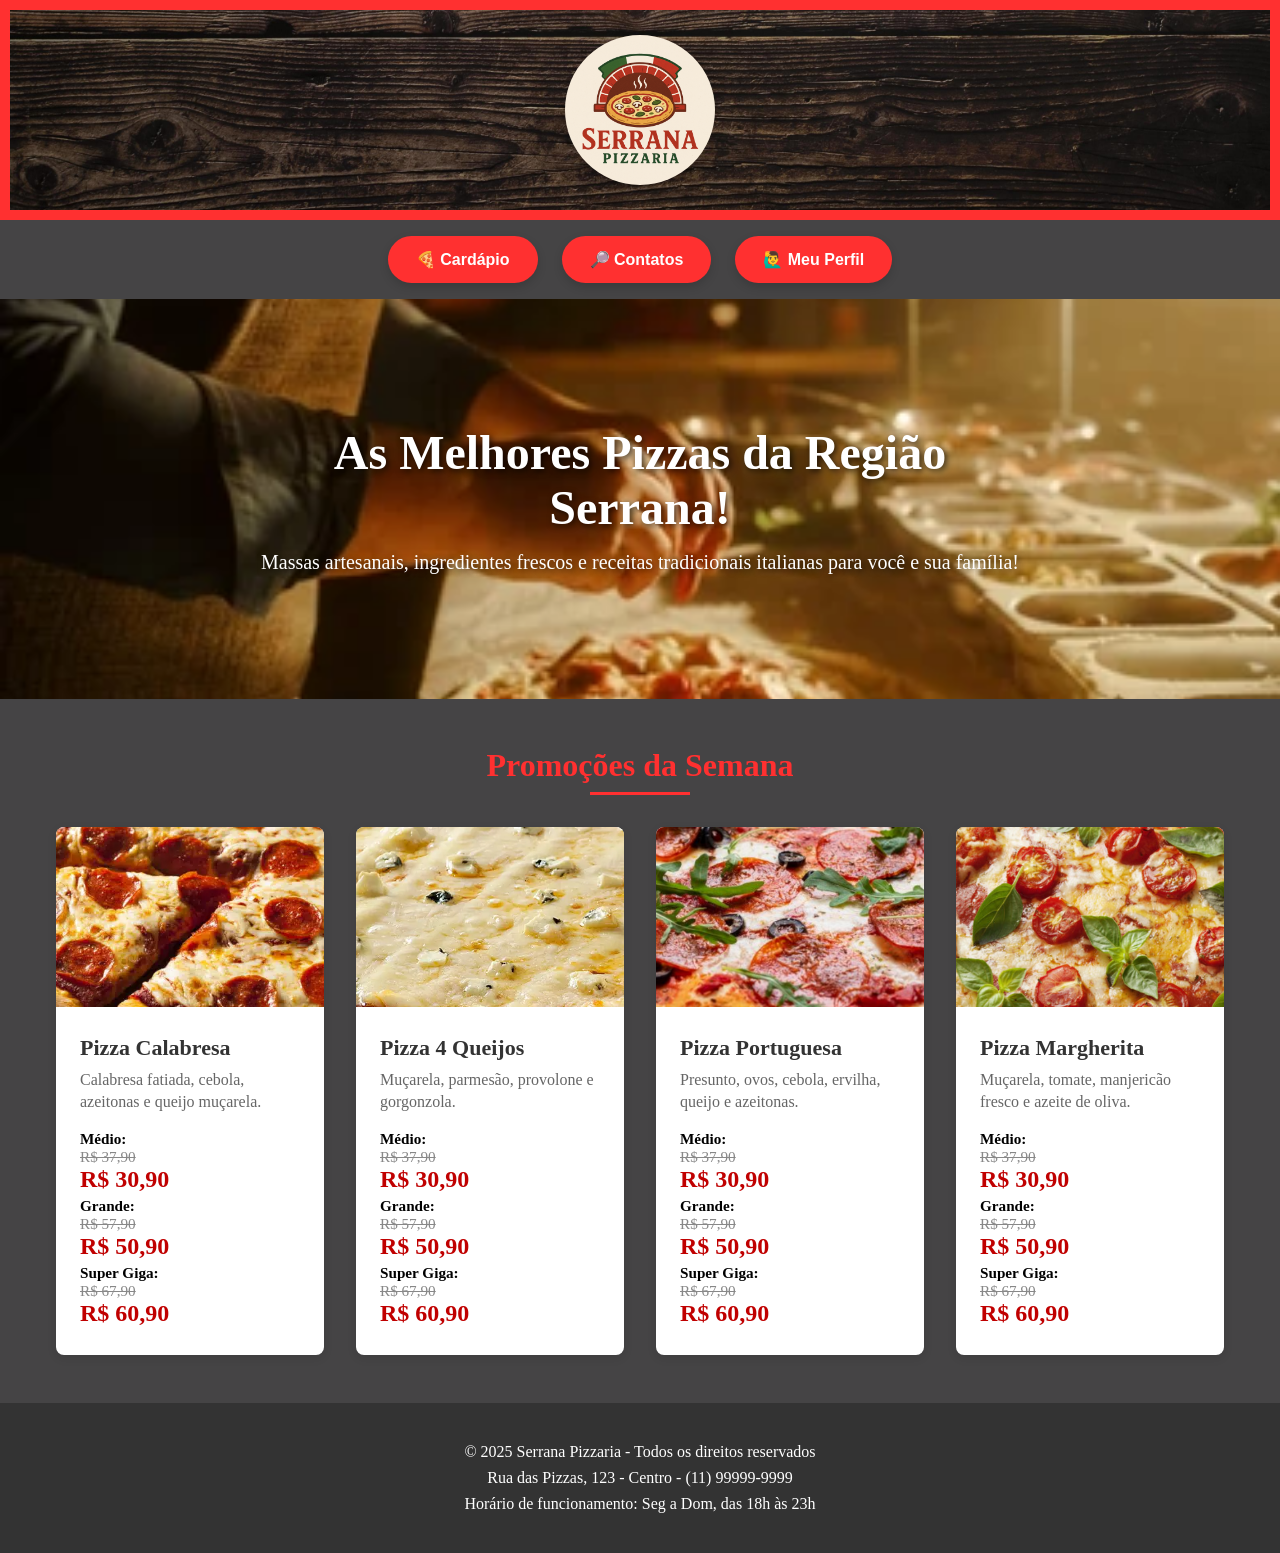
<file: index.html>
<!DOCTYPE html>
<html lang="pt-BR">
  <head>
    <meta charset="UTF-8" />
    <meta name="viewport" content="width=device-width, initial-scale=1.0" />
    <link rel="stylesheet" href="Home/style.css" />
    <link
      href="https://fonts.googleapis.com/css2?family=Bonheur+Royale&display=swap"
      rel="stylesheet"
    />
    <link
      rel="shortcut icon"
      href="images/logo com fundo.png"
      type="image/x-icon"
    />
    <title>Pizzaria Serrana</title>
  </head>
  <body>
    <header>
      <div class="header-banner">
        <div class="madeira-banner">
          <img id="logo" src="images/logo com fundo.png" alt="Logotipo" />
        </div>
      </div>
      <nav>
        <button
          class="nav-button"
          onclick="window.location.href='Cardápio/CardapioIndex.html'"
        >
          🍕 Cardápio
        </button>
        <button
          class="nav-button"
          onclick="window.location.href='contato/contato.html'"
        >
          🔎 Contatos
        </button>
        <button class="nav-button" onclick="acessarPerfil()">
          🙋‍♂️ Meu Perfil
        </button>
      </nav>
    </header>

    <div class="banner-carousel">
      <div class="banner-slide active">
        <img src="images/banner1.png" alt="Pizza 1" />
        <div class="banner-text">
          <h1>As Melhores Pizzas da Região Serrana!</h1>
          <p>
            Massas artesanais, ingredientes frescos e receitas tradicionais
            italianas para você e sua família!
          </p>
        </div>
      </div>
      <div class="banner-slide">
        <img src="images/banner2.png" alt="Pizza 2" />
        <div class="banner-text">
          <h1>Sabores que Encantam!</h1>
          <p>Experimente nossas pizzas exclusivas com receitas premiadas!</p>
        </div>
      </div>
      <div class="banner-slide">
        <img src="images/banner3.jpg" alt="Pizza 3" />
        <div class="banner-text">
          <h1>Peça Agora</h1>
          <p>Entrega rápida e quentinha na sua casa. Peça pelo site!</p>
        </div>
      </div>
    </div>

    <section class="promocoes">
      <h2 class="section-title">Promoções da Semana</h2>
      <div class="card-container">
        <div class="promo-card">
          <img
            src="images/pizza_calabresa.png"
            alt="Pizza Calabresa"
            class="card-img"
          />
          <div class="card-content">
            <h3 class="card-title">Pizza Calabresa</h3>
            <p class="card-desc">
              Calabresa fatiada, cebola, azeitonas e queijo muçarela.
            </p>
            <div class="price-table">
              <p>
                <strong>Médio:</strong><br />
                <del>R$ 37,90</del><br />
                <span class="promo-price">R$ 30,90</span>
              </p>
              <p>
                <strong>Grande:</strong><br />
                <del>R$ 57,90</del><br />
                <span class="promo-price">R$ 50,90</span>
              </p>
              <p>
                <strong>Super Giga:</strong><br />
                <del>R$ 67,90</del><br />
                <span class="promo-price">R$ 60,90</span>
              </p>
            </div>
          </div>
        </div>

        <div class="promo-card">
          <img
            src="images/pizza_quatroqueijos.png"
            alt="Pizza 4 Queijos"
            class="card-img"
          />
          <div class="card-content">
            <h3 class="card-title">Pizza 4 Queijos</h3>
            <p class="card-desc">Muçarela, parmesão, provolone e gorgonzola.</p>
            <div class="price-table">
              <p>
                <strong>Médio:</strong><br />
                <del>R$ 37,90</del><br />
                <span class="promo-price">R$ 30,90</span>
              </p>
              <p>
                <strong>Grande:</strong><br />
                <del>R$ 57,90</del><br />
                <span class="promo-price">R$ 50,90</span>
              </p>
              <p>
                <strong>Super Giga:</strong><br />
                <del>R$ 67,90</del><br />
                <span class="promo-price">R$ 60,90</span>
              </p>
            </div>
          </div>
        </div>

        <div class="promo-card">
          <img
            src="images/pizza_portuguesa.png"
            alt="Pizza Portuguesa"
            class="card-img"
          />
          <div class="card-content">
            <h3 class="card-title">Pizza Portuguesa</h3>
            <p class="card-desc">
              Presunto, ovos, cebola, ervilha, queijo e azeitonas.
            </p>
            <div class="price-table">
              <p>
                <strong>Médio:</strong><br />
                <del>R$ 37,90</del><br />
                <span class="promo-price">R$ 30,90</span>
              </p>
              <p>
                <strong>Grande:</strong><br />
                <del>R$ 57,90</del><br />
                <span class="promo-price">R$ 50,90</span>
              </p>
              <p>
                <strong>Super Giga:</strong><br />
                <del>R$ 67,90</del><br />
                <span class="promo-price">R$ 60,90</span>
              </p>
            </div>
          </div>
        </div>

        <div class="promo-card">
          <img
            src="images/pizza_marguerita.png"
            alt="Pizza Margherita"
            class="card-img"
          />
          <div class="card-content">
            <h3 class="card-title">Pizza Margherita</h3>
            <p class="card-desc">
              Muçarela, tomate, manjericão fresco e azeite de oliva.
            </p>
            <div class="price-table">
              <p>
                <strong>Médio:</strong><br />
                <del>R$ 37,90</del><br />
                <span class="promo-price">R$ 30,90</span>
              </p>
              <p>
                <strong>Grande:</strong><br />
                <del>R$ 57,90</del><br />
                <span class="promo-price">R$ 50,90</span>
              </p>
              <p>
                <strong>Super Giga:</strong><br />
                <del>R$ 67,90</del><br />
                <span class="promo-price">R$ 60,90</span>
              </p>
            </div>
          </div>
        </div>
      </div>
    </section>
    <footer class="footer">
      <p>© 2025 Serrana Pizzaria - Todos os direitos reservados</p>
      <p>Rua das Pizzas, 123 - Centro - (11) 99999-9999</p>
      <p>Horário de funcionamento: Seg a Dom, das 18h às 23h</p>
    </footer>
    <div vw class="enabled">
      <div vw-access-button class="active"></div>
      <div vw-plugin-wrapper>
        <div class="vw-plugin-top-wrapper"></div>
      </div>
    </div>
    <script src="https://vlibras.gov.br/app/vlibras-plugin.js"></script>
    <script>
      new window.VLibras.Widget("https://vlibras.gov.br/app");
    </script>
    <script src="Home/home.js"></script>
  </body>
</html>
</file>
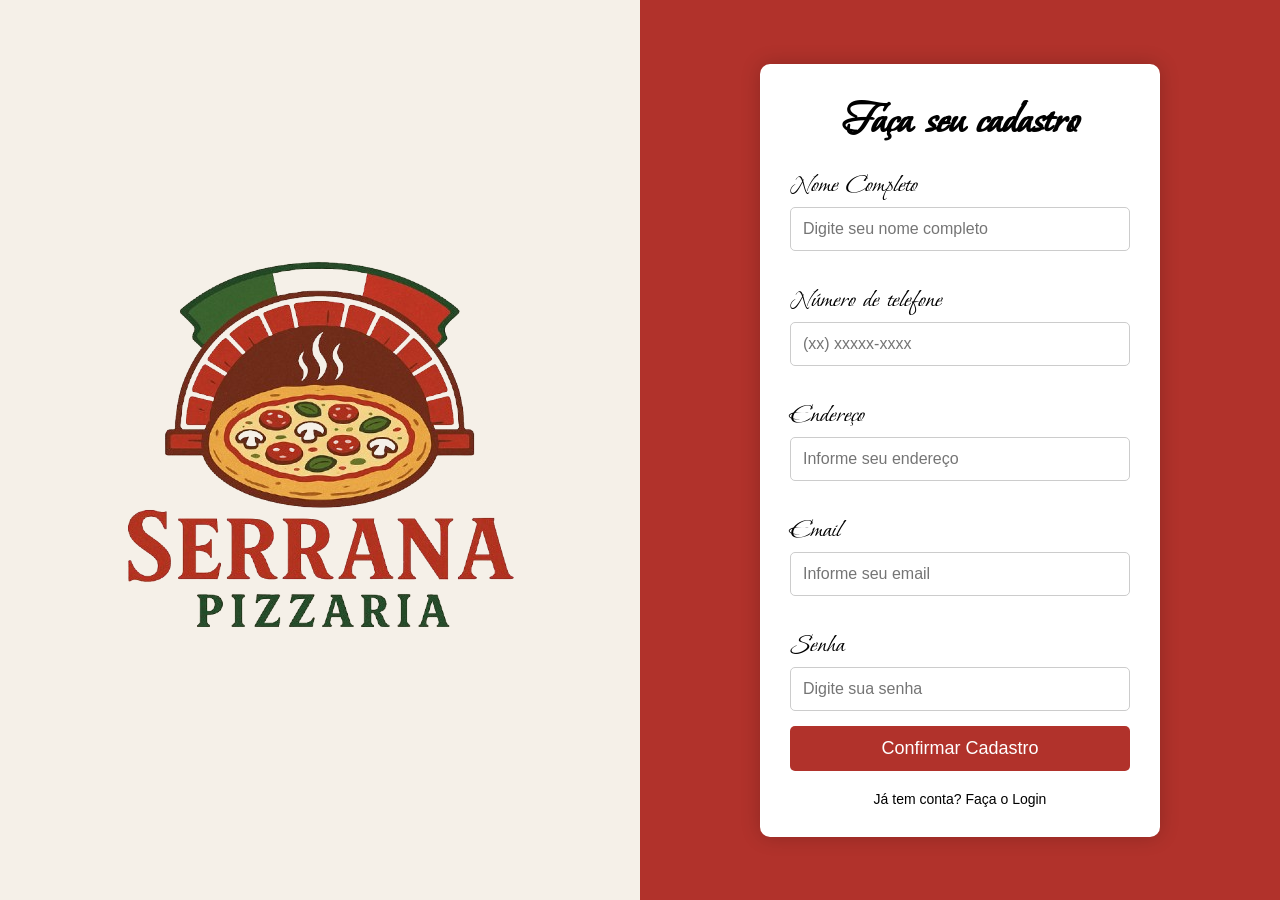
<file: cadastro/index.html>
<!DOCTYPE html>
<html lang="pt-BR">
  <head>
    <meta charset="UTF-8" />
    <meta name="viewport" content="width=device-width, initial-scale=1.0" />
    <link
      href="https://fonts.googleapis.com/css2?family=Bonheur+Royale&display=swap"
      rel="stylesheet"
    />
    <link
      rel="shortcut icon"
      href="../images/logo com fundo.png"
      type="image/x-icon"
    />
    <link rel="stylesheet" href="./style.css" />
    <title>Cadastro - Pizzaria Serrana</title>
  </head>
  <body>
    <div class="container">
      <div class="left">
        <img
          src="../images/logo sem fundo.png"
          alt="logo da pizzaria serrana"
        />
      </div>
      <div class="right">
        <div class="form-box">
          <h2>Faça seu cadastro</h2>
          <form onsubmit="cadastrar(event)">
            <label for="nomeUser">Nome Completo</label>
            <input
              type="text"
              id="nomeUser"
              name="nomeUser"
              placeholder="Digite seu nome completo"
              required
            />

            <label for="telefoneUser">Número de telefone</label>
            <input
              type="tel"
              id="telefoneUser"
              name="telefoneUser"
              placeholder="(xx) xxxxx-xxxx"
              required
            />

            <label for="enderecoUser">Endereço</label>
            <input
              type="text"
              id="enderecoUser"
              name="enderecoUser"
              placeholder="Informe seu endereço"
              required
            />

            <label for="emailUser">Email</label>
            <input
              type="email"
              id="emailUser"
              name="emailUser"
              placeholder="Informe seu email"
              required
            />

            <label for="passwordUser">Senha</label>
            <input
              type="password"
              id="passwordUser"
              name="passwordUser"
              placeholder="Digite sua senha"
              required
            />

            <button type="submit">Confirmar Cadastro</button>
            <a href="../login/index.html">Já tem conta? Faça o Login</a>
          </form>
        </div>
      </div>
    </div>
    <script src="script.js"></script>
    <!--Implementação de Libras (Recomendação do Monitor)-->
    <div vw class="enabled">
      <div vw-access-button class="active"></div>
      <div vw-plugin-wrapper>
        <div class="vw-plugin-top-wrapper"></div>
      </div>
    </div>
    <script src="https://vlibras.gov.br/app/vlibras-plugin.js"></script>
    <script>
      new window.VLibras.Widget("https://vlibras.gov.br/app");
    </script>
  </body>
</html>
</file>
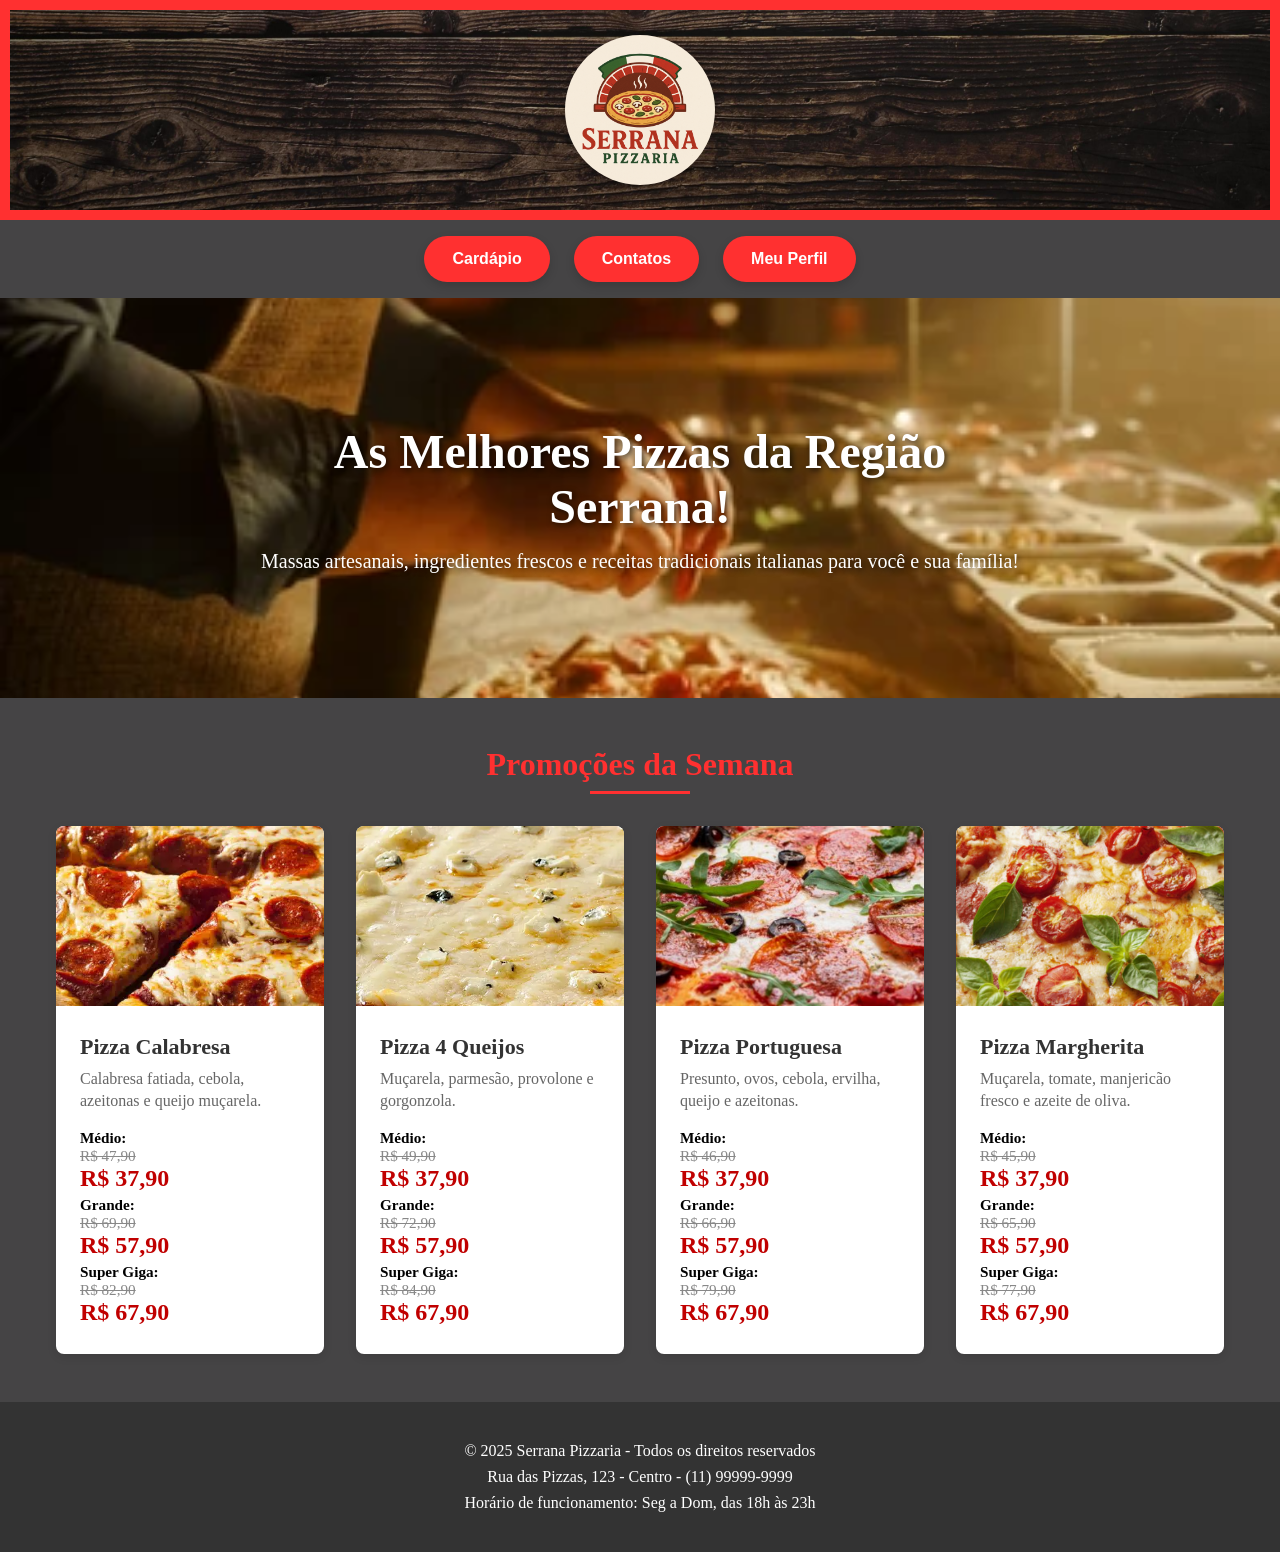
<file: Home/index.html>
<!DOCTYPE html>
<html lang="pt-BR">
  <head>
    <meta charset="UTF-8" />
    <meta name="viewport" content="width=device-width, initial-scale=1.0" />
    <link rel="stylesheet" href="style.css" />
    <link
      href="https://fonts.googleapis.com/css2?family=Bonheur+Royale&display=swap"
      rel="stylesheet"
    />
    <link rel="shortcut icon" href="../images/logo com fundo.png" type="image/x-icon">
    <title>Pizzaria Serrana</title>
  </head>
  <body>
    <header>
      <div class="header-banner">
        <div class="madeira-banner">
          <img id="logo" src="../images/logo com fundo.png" alt="Logotipo" />
        </div>
      </div>
      <nav>
        <button class="nav-button" onclick="window.location.href='../Cardápio/CardapioIndex.html'">Cardápio</button>
        <button class="nav-button" onclick="window.location.href='../contato/contato.html'">Contatos</button>
        <button class="nav-button" onclick="acessarPerfil()">Meu Perfil</button>
      </nav>
    </header>

    <div class="banner-carousel">
      <div class="banner-slide active">
        <img src="../images/banner1.png" alt="Pizza 1" />
        <div class="banner-text">
          <h1>As Melhores Pizzas da Região Serrana!</h1>
          <p>
            Massas artesanais, ingredientes frescos e receitas tradicionais
            italianas para você e sua família!
          </p>
        </div>
      </div>
      <div class="banner-slide">
        <img src="../images/banner2.png" alt="Pizza 2" />
        <div class="banner-text">
          <h1>Sabores que Encantam!</h1>
          <p>Experimente nossas pizzas exclusivas com receitas premiadas!</p>
        </div>
      </div>
      <div class="banner-slide">
        <img src="../images/banner3.jpg" alt="Pizza 3" />
        <div class="banner-text">
          <h1>Peça Agora</h1>
          <p>Entrega rápida e quentinha na sua casa. Peça pelo site!</p>
        </div>
      </div>
    </div>

    <section class="promocoes">
      <h2 class="section-title">Promoções da Semana</h2>
      <div class="card-container">
        <div class="promo-card">
          <img
            src="../images/pizza_calabresa.png"
            alt="Pizza Calabresa"
            class="card-img"
          />
          <div class="card-content">
            <h3 class="card-title">Pizza Calabresa</h3>
            <p class="card-desc">
              Calabresa fatiada, cebola, azeitonas e queijo muçarela.
            </p>
            <div class="price-table">
              <p>
                <strong>Médio:</strong><br />
                <del>R$ 47,90</del><br />
                <span class="promo-price">R$ 37,90</span>
              </p>
              <p>
                <strong>Grande:</strong><br />
                <del>R$ 69,90</del><br />
                <span class="promo-price">R$ 57,90</span>
              </p>
              <p>
                <strong>Super Giga:</strong><br />
                <del>R$ 82,90</del><br />
                <span class="promo-price">R$ 67,90</span>
              </p>
            </div>
          </div>
        </div>

        <div class="promo-card">
          <img
            src="../images/pizza_quatroqueijos.png"
            alt="Pizza 4 Queijos"
            class="card-img"
          />
          <div class="card-content">
            <h3 class="card-title">Pizza 4 Queijos</h3>
            <p class="card-desc">Muçarela, parmesão, provolone e gorgonzola.</p>
            <div class="price-table">
              <p>
                <strong>Médio:</strong><br />
                <del>R$ 49,90</del><br />
                <span class="promo-price">R$ 37,90</span>
              </p>
              <p>
                <strong>Grande:</strong><br />
                <del>R$ 72,90</del><br />
                <span class="promo-price">R$ 57,90</span>
              </p>
              <p>
                <strong>Super Giga:</strong><br />
                <del>R$ 84,90</del><br />
                <span class="promo-price">R$ 67,90</span>
              </p>
            </div>
          </div>
        </div>

        <div class="promo-card">
          <img
            src="../images/pizza_portuguesa.png"
            alt="Pizza Portuguesa"
            class="card-img"
          />
          <div class="card-content">
            <h3 class="card-title">Pizza Portuguesa</h3>
            <p class="card-desc">
              Presunto, ovos, cebola, ervilha, queijo e azeitonas.
            </p>
            <div class="price-table">
              <p>
                <strong>Médio:</strong><br />
                <del>R$ 46,90</del><br />
                <span class="promo-price">R$ 37,90</span>
              </p>
              <p>
                <strong>Grande:</strong><br />
                <del>R$ 66,90</del><br />
                <span class="promo-price">R$ 57,90</span>
              </p>
              <p>
                <strong>Super Giga:</strong><br />
                <del>R$ 79,90</del><br />
                <span class="promo-price">R$ 67,90</span>
              </p>
            </div>
          </div>
        </div>

        <div class="promo-card">
          <img
            src="../images/pizza_marguerita.png"
            alt="Pizza Margherita"
            class="card-img"
          />
          <div class="card-content">
            <h3 class="card-title">Pizza Margherita</h3>
            <p class="card-desc">
              Muçarela, tomate, manjericão fresco e azeite de oliva.
            </p>
            <div class="price-table">
              <p>
                <strong>Médio:</strong><br />
                <del>R$ 45,90</del><br />
                <span class="promo-price">R$ 37,90</span>
              </p>
              <p>
                <strong>Grande:</strong><br />
                <del>R$ 65,90</del><br />
                <span class="promo-price">R$ 57,90</span>
              </p>
              <p>
                <strong>Super Giga:</strong><br />
                <del>R$ 77,90</del><br />
                <span class="promo-price">R$ 67,90</span>
              </p>
            </div>
          </div>
        </div>
      </div>
    </section>
    <footer class="footer">
      <p>© 2025 Serrana Pizzaria - Todos os direitos reservados</p>
      <p>Rua das Pizzas, 123 - Centro - (11) 99999-9999</p>
      <p>Horário de funcionamento: Seg a Dom, das 18h às 23h</p>
    </footer>
    <script src="home.js"></script>
  </body>
</html>
</file>
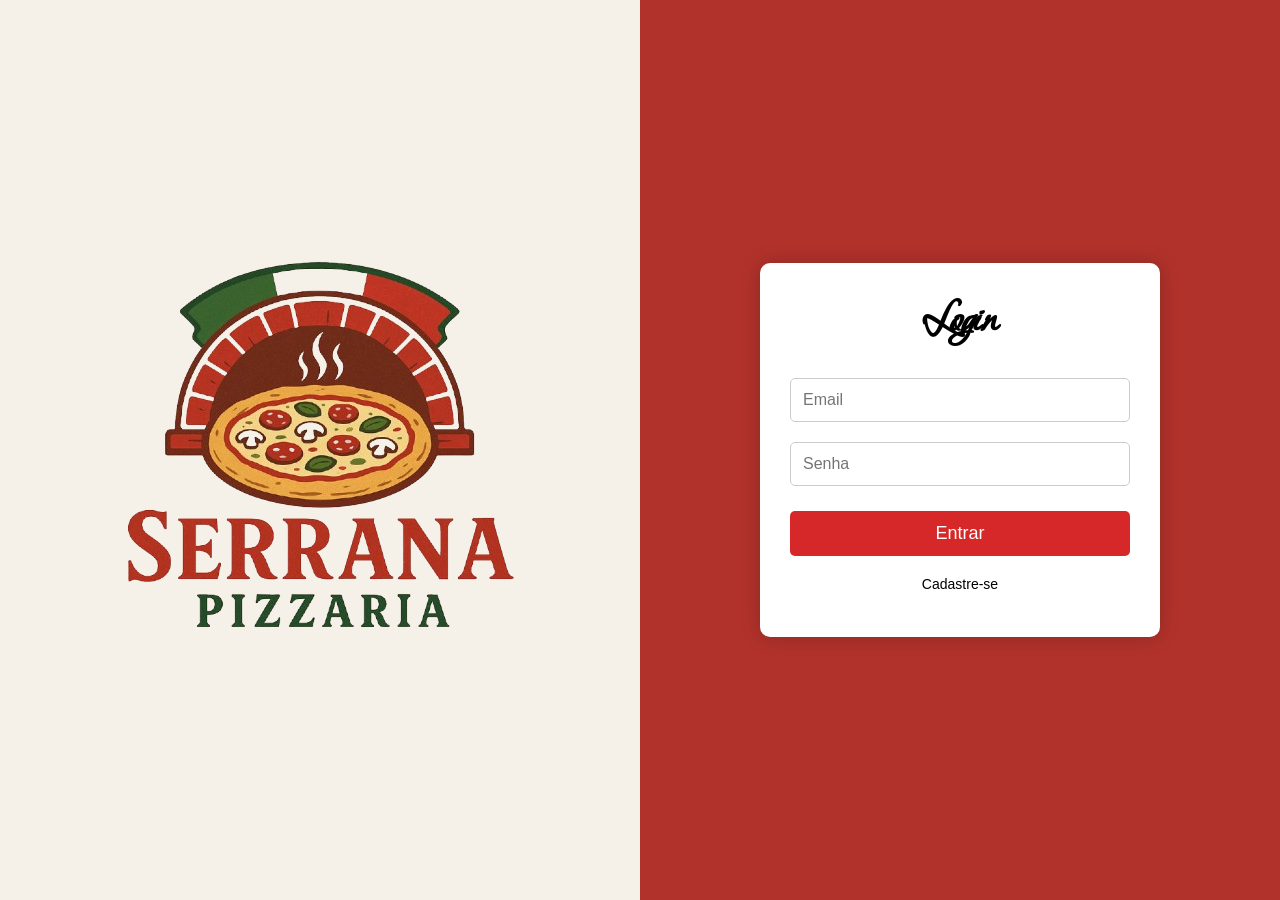
<file: login/index.html>
<!DOCTYPE html>
<html lang="pt-BR">
  <head>
    <meta charset="UTF-8" />
    <meta name="viewport" content="width=device-width, initial-scale=1.0" />
    <link
      href="https://fonts.googleapis.com/css2?family=Bonheur+Royale&display=swap"
      rel="stylesheet"
    />
    <link
      rel="shortcut icon"
      href="../images/logo com fundo.png"
      type="image/x-icon"
    />
    <link rel="stylesheet" href="./style.css" />
    <title>Login - Pizzaria Serrana</title>
  </head>
  <body>
    <div class="container">
      <div class="esquerda">
        <img
          src="../images/logo sem fundo.png"
          alt="logo da pizzaria serrana"
        />
      </div>
      <div class="direita">
        <div class="box">
          <h2>Login</h2>
          <form onsubmit="login(event)">
            <input
              type="text"
              id="emailUser"
              name="emailUser"
              placeholder="Email"
              required
            />
            <input
              type="password"
              id="passwordUser"
              name="passwordUser"
              placeholder="Senha"
              required
            />
            <button type="submit">Entrar</button>
            <a href="../cadastro/index.html">Cadastre-se</a>
            <div class="message" id="message"></div>
          </form>
        </div>
      </div>
    </div>

    <!--Implementação de Libras (Recomendação do Monitor)-->
    <div vw class="enabled">
      <div vw-access-button class="active"></div>
      <div vw-plugin-wrapper>
        <div class="vw-plugin-top-wrapper"></div>
      </div>
    </div>
    <script src="https://vlibras.gov.br/app/vlibras-plugin.js"></script>
    <script>
      new window.VLibras.Widget("https://vlibras.gov.br/app");
    </script>

    <script src="script.js"></script>
  </body>
</html>
</file>
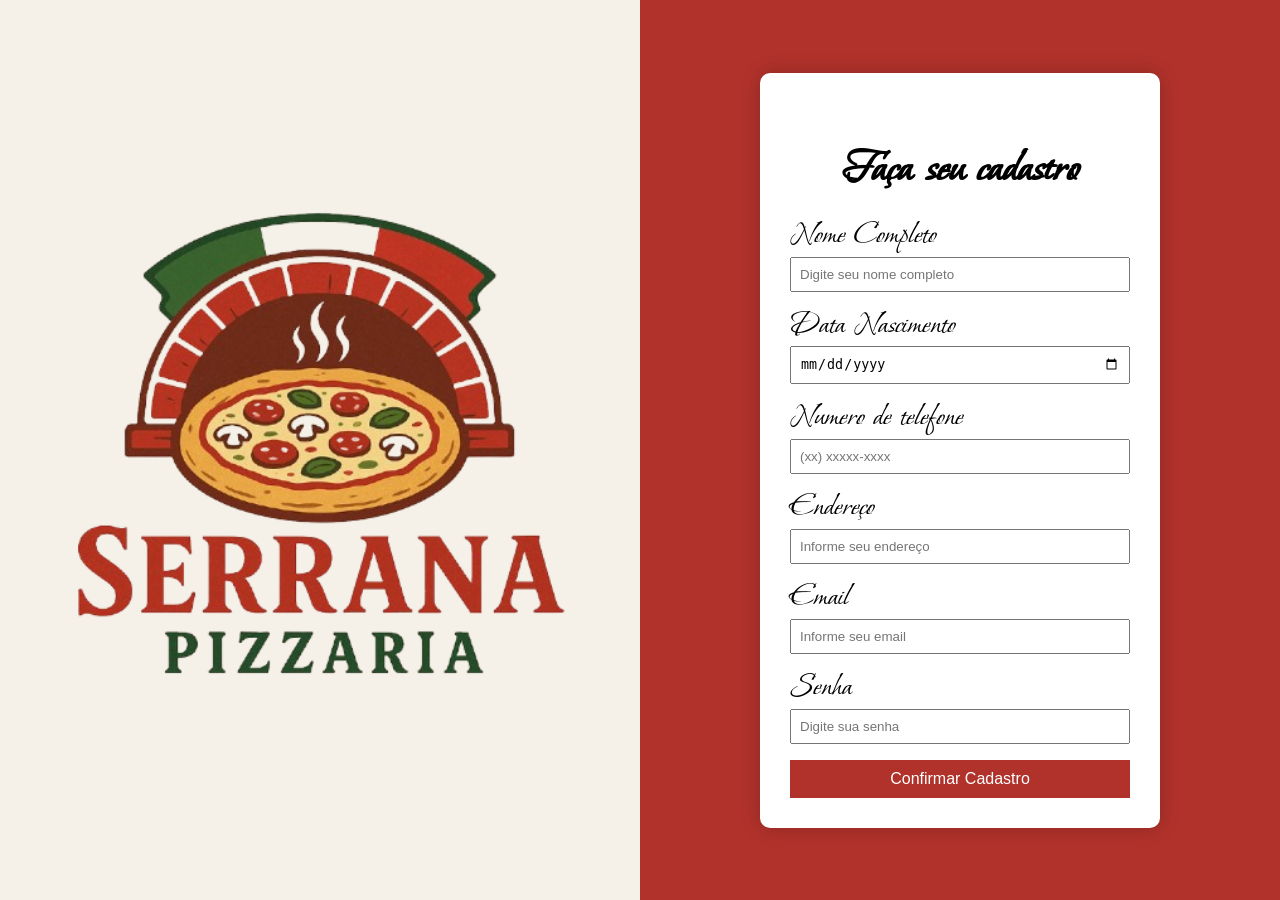
<file: Login/index.html>
<!DOCTYPE html>
<html lang="en">
<head>
    <meta charset="UTF-8">
    <meta name="viewport" content="width=device-width, initial-scale=1.0">
    <link href="https://fonts.googleapis.com/css2?family=Bonheur+Royale&display=swap" rel="stylesheet">
    <link rel="shortcut icon" href="../images/Serrana_Pizzaria_logo.png" type="image/x-icon">
    <link rel="stylesheet" href="./style.css">
    <title>Campo de Cadastro</title>
</head>
<body>
    
    <div class="container">
        <div class="left">
    <!-- <div id="div"> -->
        <img src="../images/Serrana_Pizzaria_logo-removebg-preview.png" alt="logo da pizzaria serrana">
        </div>
        <div class="right">
            <div class="form-box">
                <h2>Faça seu cadastro</h2>
                <form>
            
                    <label for="nomeCadastro">Nome Completo</label>
                    <input type="text" id="nomeUser" name="nomeUser" placeholder="Digite seu nome completo" required>

            
                    <label for="dataCadastro">Data Nascimento</label>
                    <input type="date" id="dataUser" name="dataUser" required>

            
                    <label for="telefoneUser">Numero de telefone</label>
                    <input type="tel" id="telefoneUser" name="telefoneUser" placeholder="(xx) xxxxx-xxxx" required>

            
                    <label for="enderecoUser">Endereço</label>
                    <input type="text" id="enderecoUser" name="enderecoUser" placeholder="Informe seu endereço" required>

            
                    <label for="emailUser">Email</label>
                    <input type="email" id="emailUser" name="emailUser" placeholder="Informe seu email" required>

            
                    <label for="passwordUser">Senha</label>
                    <input type="password" id="passwordUser" name="passwordUser" placeholder="Digite sua senha" required>

                    <button>Confirmar Cadastro</button>
                </form>
            </div>
        </div>
    </div>

</body>
</html>
</file>
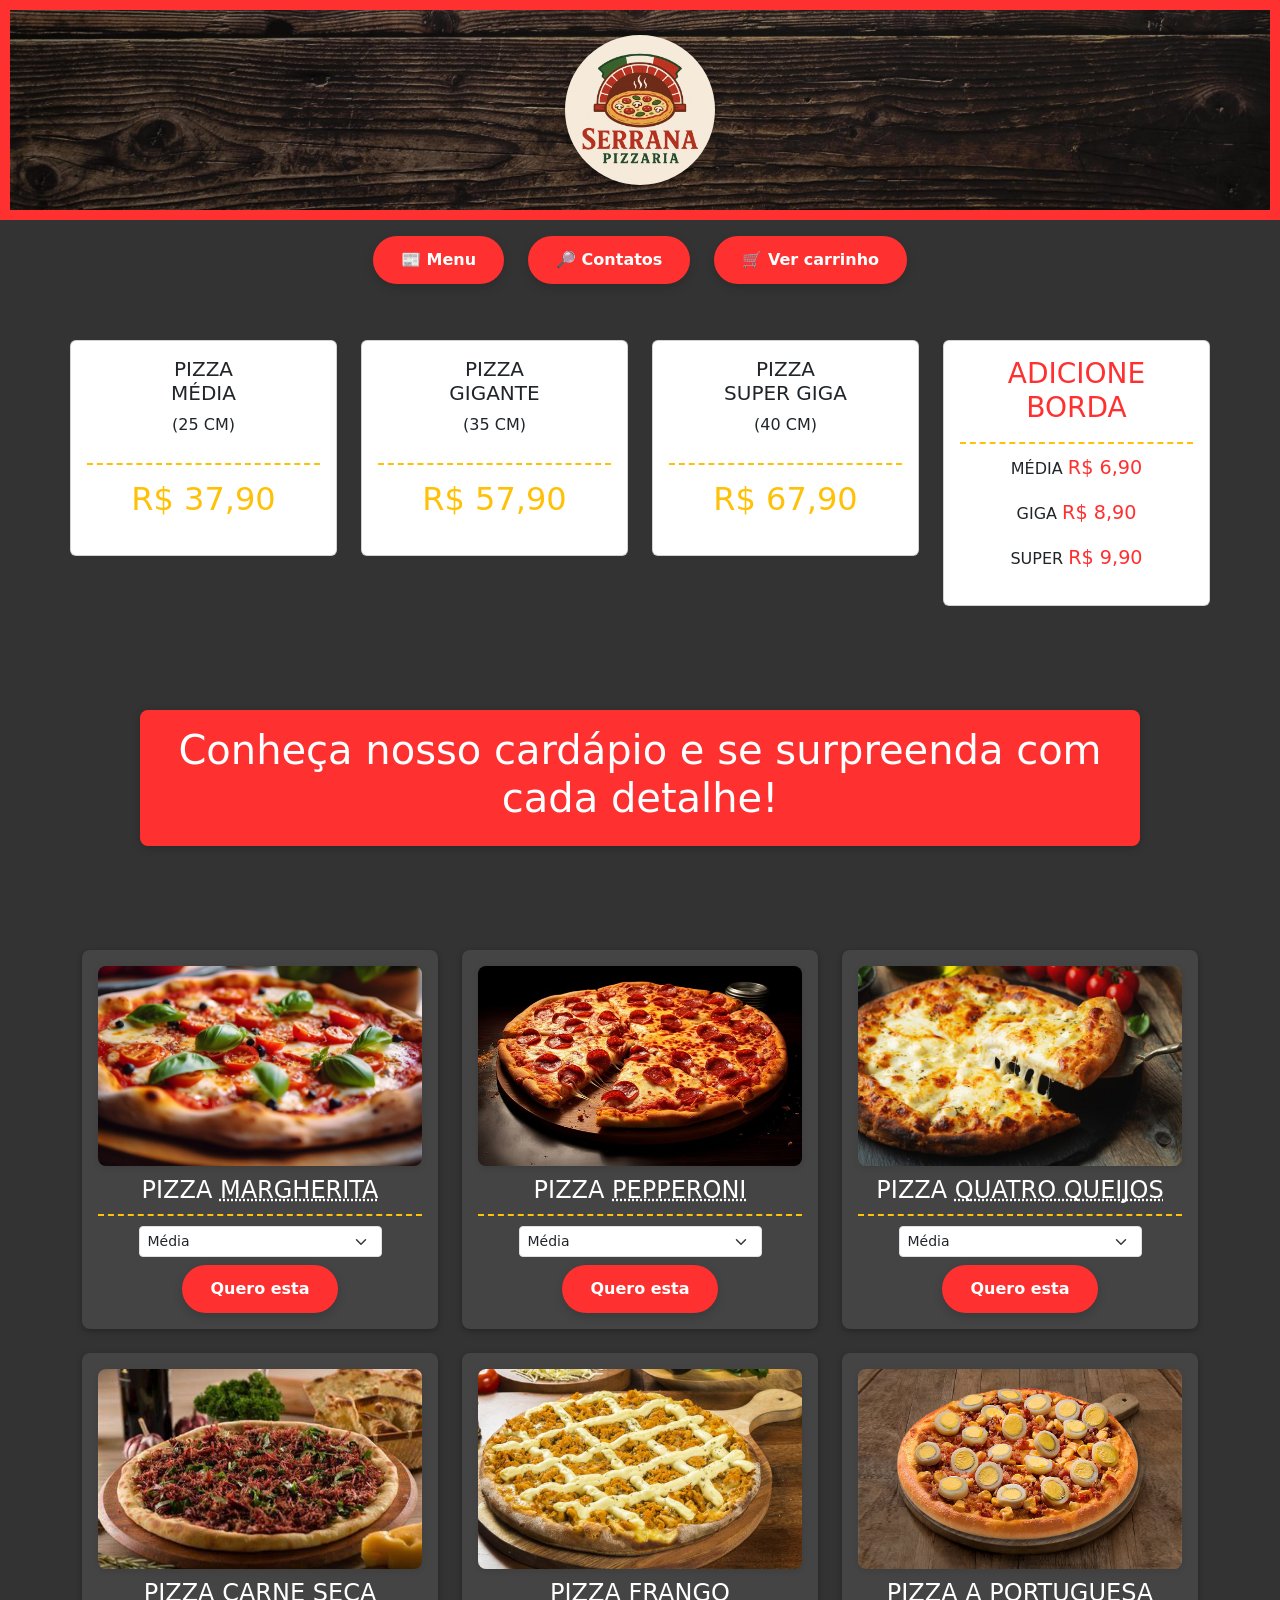
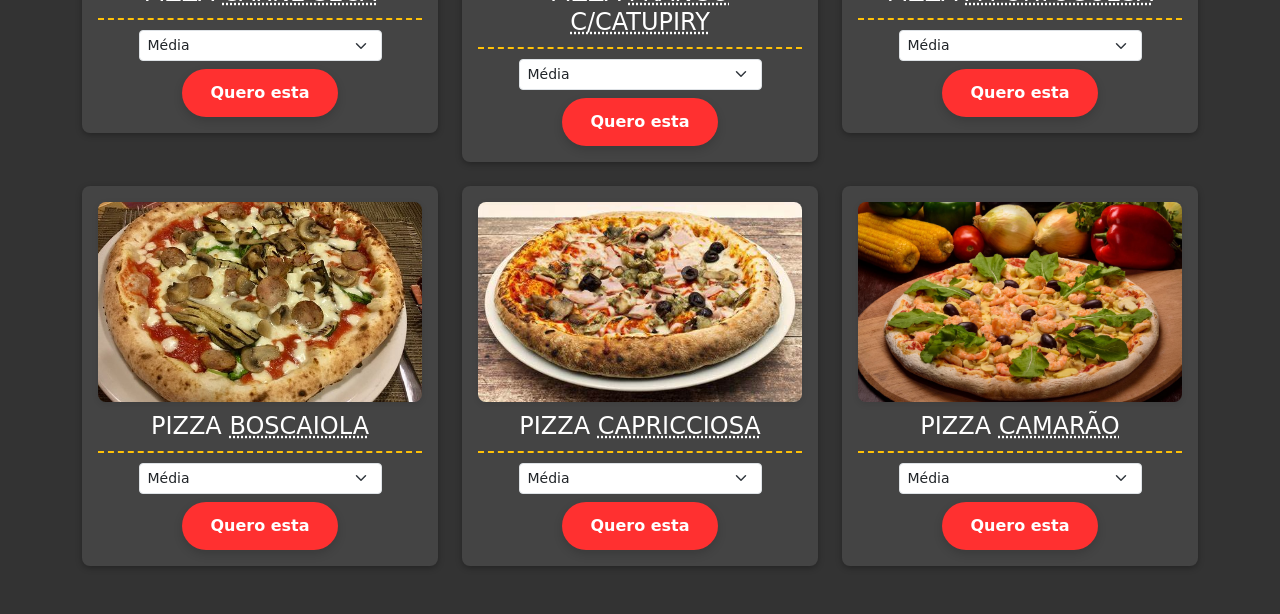
<file: Cardápio/CardapioIndex.html>
<!DOCTYPE html>
<html5 lang="pt-br">
  <head>
    <meta charset="UTF-8" />
    <meta name="viewport" content="width=device-width, initial-scale=1.0" />
    <title>Cardápio</title>
    <link
      rel="shortcut icon"
      href="../images/logo com fundo.png"
      type="image/x-icon"
    />
    <link rel="stylesheet" href="styles.css" />

    <!-- Bootstrap que será usado nos tamanhos e nas caixas com os sabores -->
    <link
      rel="stylesheet"
      href="https://cdn.jsdelivr.net/npm/bootstrap@5.3.1/dist/css/bootstrap.min.css"
    />
    <script
      src="https://cdn.jsdelivr.net/npm/bootstrap@5.3.1/dist/js/bootstrap.bundle.min.js"
      defer
    ></script>
  </head>
  <body>
    <header>
      <div class="header-banner">
        <div class="madeira-banner">
          <img id="logo" src="../images/logo com fundo.png" alt="Logotipo" />
        </div>
      </div>
      <nav>
        <button
          class="nav-button"
          onclick="window.location.href='../index.html'"
        >
          📰 Menu
        </button>
        <button
          class="nav-button"
          onclick="window.location.href='../contato/contato.html'"
        >
          🔎 Contatos
        </button>
        <button class="nav-button" onclick="abrir()">🛒 Ver carrinho</button>
      </nav>

      <!-- Tamanhos e Preços das pizzas -->
      <div class="container">
        <div class="row text-center mb-5">
          <div class="col-md-3">
            <div class="card p-3">
              <h5>PIZZA<br />MÉDIA</h5>
              <p>(25 CM)</p>
              <div class="separator"></div>
              <p class="price">R$ 37,90</p>
            </div>
          </div>
          <div class="col-md-3">
            <div class="card p-3">
              <h5>PIZZA<br />GIGANTE</h5>
              <p>(35 CM)</p>
              <div class="separator"></div>
              <p class="price">R$ 57,90</p>
            </div>
          </div>
          <div class="col-md-3">
            <div class="card p-3">
              <h5>PIZZA<br />SUPER GIGA</h5>
              <p>(40 CM)</p>
              <div class="separator"></div>
              <p class="price">R$ 67,90</p>
            </div>
          </div>
          <div class="col-md-3">
            <div class="card extra-card p-3">
              <h3>ADICIONE<br />BORDA</h3>
              <div class="separator"></div>
              <p>MÉDIA <span class="extra-price">R$ 6,90</span></p>
              <p>GIGA <span class="extra-price">R$ 8,90</span></p>
              <p>SUPER <span class="extra-price">R$ 9,90</span></p>
            </div>
          </div>
        </div>
      </div>
    </header>

    <div id="overlay" onclick="fecharCarrinho()">
      <div id="carrinho" onclick="event.stopPropagation()">
        <!-- Conteúdo do carrinho será injetado aqui -->
      </div>
    </div>

    <section id="MeioDeTela">
      <div class="container">
        <h1>Conheça nosso cardápio e se surpreenda com cada detalhe!</h1>
      </div>
    </section>

    <main class="container py-5">
      <!-- Sabores, imagens e botão "Quero esta" -->
      <div class="row text-center">
        <div class="col-md-4">
          <div class="pizza-img-card p-3">
            <img src="../images/Margherita-Pizza.webp" alt="Pizza Margherita" />
            <h4>
              PIZZA
              <abbr title="Muçarela, molho rústico de tomate e manjericão."
                >MARGHERITA</abbr
              >
            </h4>
            <div class="separator"></div>
            <div class="d-flex flex-column align-items-center gap-2">
              <select class="form-select form-select-sm w-75 pizza-size">
                <option value="media">Média</option>
                <option value="gigante">Gigante</option>
                <option value="super">Super Giga</option>
              </select>
              <button class="nav-button">Quero esta</button>
            </div>
          </div>
        </div>
        <div class="col-md-4">
          <div class="pizza-img-card p-3">
            <img src="../images/PizzaPepperoni.jpg" alt="Pizza Peperoni" />
            <h4>
              PIZZA
              <abbr
                title="Muçarela, molho rústico de tomate, orégano e peperoni."
                >PEPPERONI</abbr
              >
            </h4>
            <div class="separator"></div>
            <div class="d-flex flex-column align-items-center gap-2">
              <select class="form-select form-select-sm w-75 pizza-size">
                <option value="media">Média</option>
                <option value="gigante">Gigante</option>
                <option value="super">Super Giga</option>
              </select>
              <button class="nav-button">Quero esta</button>
            </div>
          </div>
        </div>
        <div class="col-md-4">
          <div class="pizza-img-card p-3">
            <img
              src="../images/Pizza-de-Quatro-Queijos.jpg"
              alt="Pizza Quatro Queijos"
            />
            <h4>
              PIZZA
              <abbr
                title="Muçarela, molho rústico de tomate, orégano parmesão, gorgonzola e provolone."
                >QUATRO QUEIJOS</abbr
              >
            </h4>
            <div class="separator"></div>
            <div class="d-flex flex-column align-items-center gap-2">
              <select class="form-select form-select-sm w-75 pizza-size">
                <option value="media">Média</option>
                <option value="gigante">Gigante</option>
                <option value="super">Super Giga</option>
              </select>
              <button class="nav-button">Quero esta</button>
            </div>
          </div>
        </div>
        <div class="col-md-4">
          <div class="pizza-img-card p-3">
            <img src="../images/PizzaCarneSeca.jpeg" alt="Pizza Carne Seca" />
            <h4>
              PIZZA
              <abbr
                title="Muçarela, molho rústico de tomate, orégano e carne seca desfiada ."
                >CARNE SECA</abbr
              >
            </h4>
            <div class="separator"></div>
            <div class="d-flex flex-column align-items-center gap-2">
              <select class="form-select form-select-sm w-75 pizza-size">
                <option value="media">Média</option>
                <option value="gigante">Gigante</option>
                <option value="super">Super Giga</option>
              </select>
              <button class="nav-button">Quero esta</button>
            </div>
          </div>
        </div>
        <div class="col-md-4">
          <div class="pizza-img-card p-3">
            <img
              src="../images/pizza-de-frango.png"
              alt="Pizza Frango c/Catupiry"
            />
            <h4>
              PIZZA
              <abbr
                title="Muçarela, molho rústico de tomate, frango desfiado, orégano e catupiry."
                >FRANGO C/CATUPIRY</abbr
              >
            </h4>
            <div class="separator"></div>
            <div class="d-flex flex-column align-items-center gap-2">
              <select class="form-select form-select-sm w-75 pizza-size">
                <option value="media">Média</option>
                <option value="gigante">Gigante</option>
                <option value="super">Super Giga</option>
              </select>
              <button class="nav-button">Quero esta</button>
            </div>
          </div>
        </div>
        <div class="col-md-4">
          <div class="pizza-img-card p-3">
            <img
              src="../images/Pizza-a-portuguesa.jpg"
              alt="Pizza a portuguesa"
            />
            <h4>
              PIZZA
              <abbr
                title="Muçarela, molho rústico de tomate, ovos cozidos, milho, presunto, orégano e azeitona."
                >A PORTUGUESA</abbr
              >
            </h4>
            <div class="separator"></div>
            <div class="d-flex flex-column align-items-center gap-2">
              <select class="form-select form-select-sm w-75 pizza-size">
                <option value="media">Média</option>
                <option value="gigante">Gigante</option>
                <option value="super">Super Giga</option>
              </select>
              <button class="nav-button">Quero esta</button>
            </div>
          </div>
        </div>
        <div class="col-md-4">
          <div class="pizza-img-card p-3">
            <img src="../images/pizza-boscaiola.jpg" alt="Pizza Boscaiola" />
            <h4>
              PIZZA
              <abbr title="Boscaiola, com cogumelos e linguiça."
                >BOSCAIOLA</abbr
              >
            </h4>
            <div class="separator"></div>
            <div class="d-flex flex-column align-items-center gap-2">
              <select class="form-select form-select-sm w-75 pizza-size">
                <option value="media">Média</option>
                <option value="gigante">Gigante</option>
                <option value="super">Super Giga</option>
              </select>
              <button class="nav-button">Quero esta</button>
            </div>
          </div>
        </div>
        <div class="col-md-4">
          <div class="pizza-img-card p-3">
            <img
              src="../images/Pizza-Capricciosa.jpeg"
              alt="Pizza Capricciosa"
            />
            <h4>
              PIZZA
              <abbr
                title="Capricciosa, com alcachofra, funghi, azeitonas pretas e presunto cru."
                >CAPRICCIOSA</abbr
              >
            </h4>
            <div class="separator"></div>
            <div class="d-flex flex-column align-items-center gap-2">
              <select class="form-select form-select-sm w-75 pizza-size">
                <option value="media">Média</option>
                <option value="gigante">Gigante</option>
                <option value="super">Super Giga</option>
              </select>
              <button class="nav-button">Quero esta</button>
            </div>
          </div>
        </div>
        <div class="col-md-4">
          <div class="pizza-img-card p-3">
            <img
              src="../images/Pizza-de-camarao-e-cogumelos.jpg"
              alt="Pizza Camarão"
            />
            <h4>
              PIZZA
              <abbr
                title="Muçarela, molho rústico de tomate, cogumelos fatiados, azeitonas pretas fatiadas, manjericão e camarão sete barbas."
                >CAMARÃO</abbr
              >
            </h4>
            <div class="separator"></div>
            <div class="d-flex flex-column align-items-center gap-2">
              <select class="form-select form-select-sm w-75 pizza-size">
                <option value="media">Média</option>
                <option value="gigante">Gigante</option>
                <option value="super">Super Giga</option>
              </select>
              <button class="nav-button">Quero esta</button>
            </div>
          </div>
        </div>
      </div>
    </main>
    <!--Implementação de Libras (Recomendação do Monitor)-->
    <div vw class="enabled">
      <div vw-access-button class="active"></div>
      <div vw-plugin-wrapper>
        <div class="vw-plugin-top-wrapper"></div>
      </div>
    </div>
    <script src="https://vlibras.gov.br/app/vlibras-plugin.js"></script>
    <script>
      new window.VLibras.Widget("https://vlibras.gov.br/app");
    </script>
  </body>
  <script src="cardapio.js"></script>
</html5>
</file>
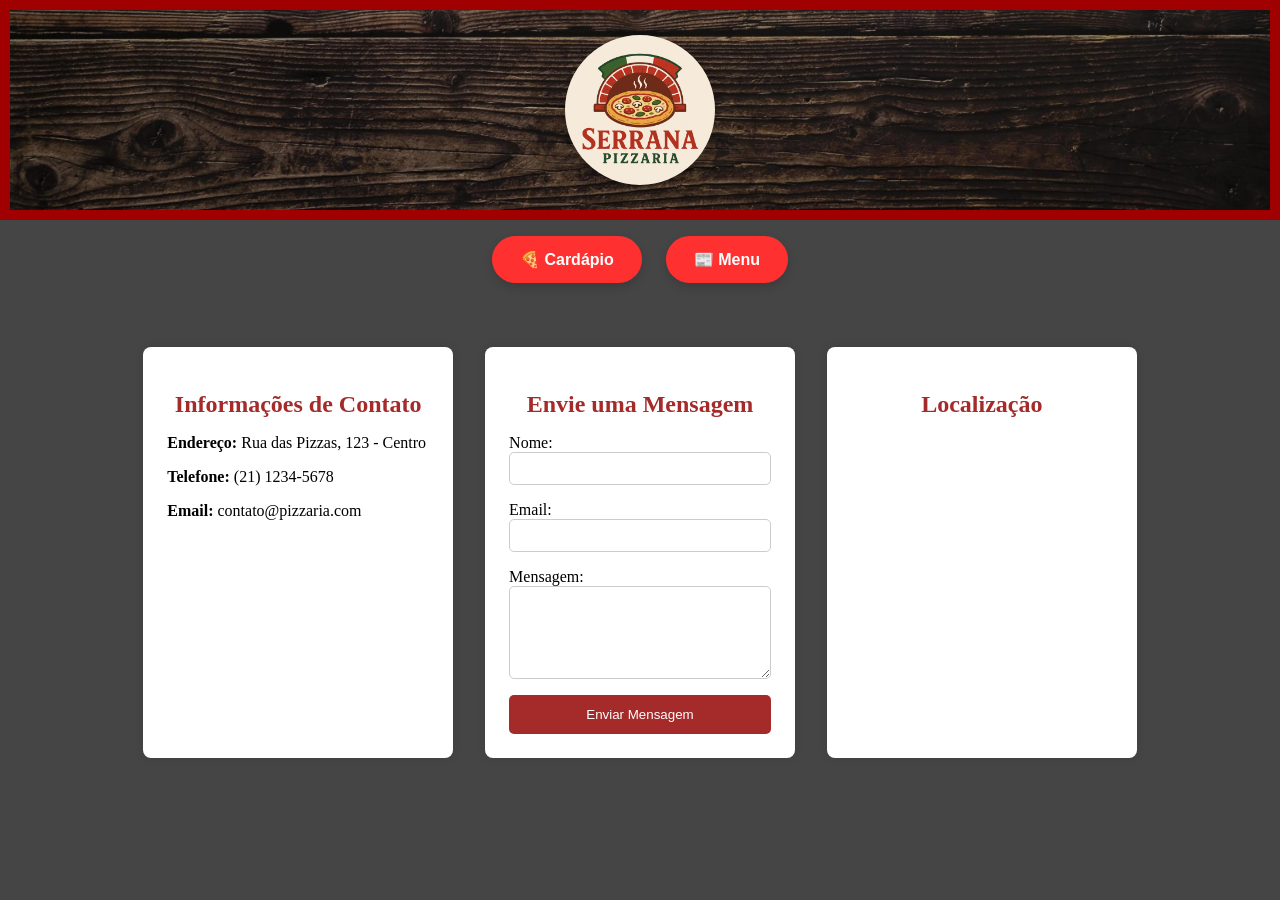
<file: contato/contato.html>
<!DOCTYPE html>
<html lang="pt-br">
  <head>
    <meta charset="UTF-8" />
    <meta name="viewport" content="width=device-width, initial-scale=1.0" />
    <link
      href="https://fonts.googleapis.com/css2?family=Bonheur+Royale&display=swap"
      rel="stylesheet"
    />
    <title>Contato</title>
    <link rel="stylesheet" href="styles.css" />
    <link
      rel="shortcut icon"
      href="../images/logo com fundo.png"
      type="image/x-icon"
    />
  </head>

  <body>
    <header>
      <div class="header-banner">
        <div class="madeira-banner">
          <img id="logo" src="../images/logo com fundo.png" alt="Logotipo" />
        </div>
      </div>
      <nav>
        <button
          class="nav-button"
          onclick="window.location.href='../Cardápio/CardapioIndex.html'"
        >
          🍕 Cardápio
        </button>
        <button
          class="nav-button"
          onclick="window.location.href='../index.html'"
        >
          📰 Menu
        </button>
      </nav>
    </header>
    <main>
      <main>
        <section id="contact-info">
          <h2>Informações de Contato</h2>
          <p><strong>Endereço:</strong> Rua das Pizzas, 123 - Centro</p>
          <p><strong>Telefone:</strong> (21) 1234-5678</p>
          <p><strong>Email:</strong> contato@pizzaria.com</p>
        </section>

        <section id="contact-form">
          <h2>Envie uma Mensagem</h2>
          <form action="submit_form.php" method="POST">
            <label for="name">Nome:</label>
            <input type="text" id="name" name="name" required />

            <label for="email">Email:</label>
            <input type="email" id="email" name="email" required />

            <label for="message">Mensagem:</label>
            <textarea id="message" name="message" rows="5" required></textarea>

            <button type="submit">Enviar Mensagem</button>
          </form>
        </section>

        <section id="map-container">
          <h2>Localização</h2>
          <iframe
            src="https://www.google.com/maps/embed?pb=!1m18!1m12!1m3!1d3656.053383464379!2d-46.65657338543616!3d-23.597873868413123!2m3!1f0!2f0!3f0!3m2!1i1024!2i768!4f13.1!3m3!1m2!1s0x94ce59bfa4ec2a2b%3A0xf0e7a6e8f5ef8a7a!2sAv.%20Paulista%2C%201576%20-%20Bela%20Vista%2C%20S%C3%A3o%20Paulo%20-%20SP%2C%2001310-200!5e0!3m2!1spt-BR!2sbr!4v1683570450200!5m2!1spt-BR!2sbr"
            width="100%"
            height="250"
            style="border: 0; border-radius: 8px"
            allowfullscreen=""
            loading="lazy"
          >
          </iframe>
        </section>
      </main>
    </main>
    <!--Implementação de Libras (Recomendação do Monitor)-->
    <div vw class="enabled">
      <div vw-access-button class="active"></div>
      <div vw-plugin-wrapper>
        <div class="vw-plugin-top-wrapper"></div>
      </div>
    </div>
    <script src="https://vlibras.gov.br/app/vlibras-plugin.js"></script>
    <script>
      new window.VLibras.Widget("https://vlibras.gov.br/app");
    </script>
  </body>
</html>
</file>
<file: Home/style.css>
* {
  margin: 0;
  padding: 0;
  box-sizing: border-box;
  font-family: url("https://fonts.googleapis.com/css2?family=Bonheur+Royale&display=swap");
}

body {
  background-color: #454445;
}

.header-banner {
  background-color: #ff3030; 
  padding: 10px; 
}

.madeira-banner {
  background-image: url("../images/fundo_madeira.jpg");
  background-size: cover;
  background-position: center;
  height: 200px;
  position: relative;
  width: 100%;
}

#logo {
  position: absolute;
  top: 50%;
  left: 50%;
  transform: translate(-50%, -50%);
  width: 150px;
  height: 150px;
  border-radius: 50%;
  box-shadow: 0 3px 8px rgba(0, 0, 0, 0.3);
}

nav {
  margin: 1rem;
  display: flex;
  gap: 24px;
  justify-content: center;
}

.nav-button {
  background-color: #ff3030;
  color: white;
  border: none;
  padding: 14px 28px;
  border-radius: 30px;
  cursor: pointer;
  font-weight: bold;
  font-size: 16px;
  transition: background-color 0.3s, transform 0.2s;
  box-shadow: 0 4px 10px rgba(0, 0, 0, 0.15);
}

.nav-button:hover {
  background-color: #e00000;
  transform: scale(1.05); 
}

.banner {
  background-image: linear-gradient(rgba(0, 0, 0, 0.5), rgba(0, 0, 0, 0.5)),
    url("/api/placeholder/1200/400");
  background-size: cover;
  background-position: center;
  color: white;
  text-align: center;
  padding: 80px 16px;
  height: 20rem
}

.banner h1 {
  font-size: 48px;
  margin-bottom: 16px;
  display: flex;
  justify-content: center;
  text-shadow: 2px 2px 4px rgba(0, 0, 0, 0.5);
}

.banner p {
  font-size: 19px;
  max-width: 800px;
  margin: 0 auto;
  display: flex;
  justify-content: center;
  text-shadow: 1px 1px 2px rgba(0, 0, 0, 0.5);
}

.promocoes {
  max-width: 1200px;
  margin: 48px auto;
  padding: 0 16px;
}

.section-title {
  text-align: center;
  font-size: 32px;
  margin-bottom: 32px;
  color: #ff3030;
  position: relative;
}

.section-title::after {
  content: "";
  display: block;
  width: 100px;
  height: 3px;
  background-color: #ff3030;
  margin: 8px auto;
}

.card-container {
  display: grid;
  grid-template-columns: repeat(auto-fill, minmax(250px, 1fr));
  gap: 32px;
}

.promo-card {
  background-color: white;
  border-radius: 8px;
  overflow: hidden;
  box-shadow: 0 3px 10px rgba(0, 0, 0, 0.1);
  transition: transform 0.3s;
}

.promo-card:hover {
  transform: translateY(-5px);
}

.card-img {
  width: 100%;
  height: 180px;
  object-fit: cover;
}

.card-content {
  padding: 24px;
}

.card-title {
  font-size: 22px;
  margin-bottom: 8px;
  color: #333;
}

.card-desc {
  color: #666;
  margin-bottom: 16px;
  line-height: 1.4;
}

.price {
  display: flex;
  align-items: center;
  margin-bottom: 16px;
}

.original-price {
  text-decoration: line-through;
  color: #999;
  margin-right: 16px;
}

.promo-price {
  font-size: 24px;
  font-weight: bold;
  color: #c00000;
}

.promo-badge {
  background-color: #c00000;
  color: white;
  font-weight: bold;
  padding: 5px 13px;
  border-radius: 4px;
  font-size: 13px;
  display: inline-block;
}

.footer {
  background-color: #333;
  color: white;
  text-align: center;
  padding: 32px;
  margin-top: 48px;
}

.footer p {
  margin: 8px 0;
}

.price-table {
  margin-top: 10px;
}

.price-table p {
  margin: 4px 0;
  font-size: 0.95rem;
}

.price-table del {
  color: #888;
  margin-right: 8px;
}

.banner-carousel {
  position: relative;
  width: 100%;
  height: 400px;
  overflow: hidden;
}

.banner-slide {
  position: absolute;
  top: 0;
  left: 0;
  width: 100%;
  height: 100%;
  opacity: 0;
  transition: opacity 1s ease-in-out;
}

.banner-slide.active {
  opacity: 1;
  z-index: 1;
}

.banner-slide img {
  width: 100%;
  height: 100%;
  object-fit: cover;
}

.banner-text {
  position: absolute;
  top: 50%;
  left: 50%;
  transform: translate(-50%, -50%);
  color: white;
  text-align: center;
  text-shadow: 2px 2px 6px rgba(0, 0, 0, 0.7);
  width: 90%;
  max-width: 800px;
  padding: 20px;
}

.banner-text h1 {
  font-size: 48px;
  margin-bottom: 16px;
}

.banner-text p {
  font-size: 20px;
}
</file>
<file: cadastro/style.css>
* {
  box-sizing: border-box;
  margin: 0;
  padding: 0;
}

body {
  margin: 0;
  font-family: "Bonheur Royale", cursive;
  font-size: 32px;
  min-height: 100vh;
}

.container {
  display: flex;
  min-height: 100vh;
  width: 100%;
}

.left {
  background-color: #f5f0e8;
  flex: 1;
  display: flex;
  flex-direction: column;
  align-items: center;
  justify-content: center;
  padding: 20px;
}

img {
  max-height: 70%;
  max-width: 100%;
  object-fit: contain;
}

.right {
  background-color: #b1322b;
  flex: 1;
  display: flex;
  align-items: center;
  justify-content: center;
  padding: 20px;
}

.form-box {
  background-color: white;
  padding: 30px;
  border-radius: 10px;
  box-shadow: 0 0 20px rgba(0, 0, 0, 0.2);
  width: 100%;
  max-width: 400px;
}

/* parte do titulo na caixa, no caso o Faça seu cadastro */
.form-box h2 {
  text-align: center;
  margin-bottom: 20px;
}

.form-box label {
  display: block;
  font-size: 28px;
  margin: 18px 0 5px;
}

/* a forma da caixa do cadastro */
.form-box input {
  width: 100%;
  padding: 12px;
  margin-bottom: 15px;
  border: 1px solid #ccc;
  border-radius: 5px;
  font-size: 16px;
}

/* Botão de cadastro */
.form-box button {
  width: 100%;
  padding: 12px;
  background-color: #b1322b;
  color: white;
  border: none;
  border-radius: 5px;
  font-size: 18px;
  cursor: pointer;
  transition: all 0.3s ease;
}

/* mudança de cor quando você passa por cima do botao de confirmar */
.form-box button:hover {
  background-color: #e62e2e;
  transform: scale(1.05);
}

a {
  font-family: Arial, Helvetica, sans-serif;
  cursor: pointer;
  display: block;
  text-align: center;
  color: black;
  font-size: 14px;
  margin-top: 20px;
  text-decoration: none;
}

a:hover {
  text-decoration: underline;
}

/* Media queries para responsividade */
@media only screen and (max-width: 768px) {
  .container {
    flex-direction: column;
  }

  .left {
    height: 30vh;
    min-height: 200px;
  }

  .right {
    height: 70vh;
  }

  .form-box {
    padding: 20px;
  }

  .form-box label {
    font-size: 24px;
  }
}

@media only screen and (max-width: 480px) {
  body {
    font-size: 28px;
  }

  .form-box {
    padding: 15px;
  }

  .form-box label {
    font-size: 20px;
    margin: 10px 0 5px;
  }

  .form-box input {
    padding: 10px;
    margin-bottom: 10px;
  }

  .form-box button {
    padding: 10px;
    font-size: 16px;
  }
}
</file>
<file: login/style.css>
* {
  box-sizing: border-box;
  margin: 0;
  padding: 0;
}

body {
  margin: 0;
  font-family: "Bonheur Royale", cursive;
  font-size: 32px;
  min-height: 100vh;
}

.container {
  display: flex;
  min-height: 100vh;
  width: 100%;
}

.esquerda {
  background-color: #f5f0e8;
  flex: 1;
  display: flex;
  flex-direction: column;
  align-items: center;
  justify-content: center;
  padding: 20px;
}

.direita {
  background-color: #b1322b;
  flex: 1;
  display: flex;
  align-items: center;
  justify-content: center;
  padding: 20px;
}

img {
  max-height: 70%;
  max-width: 100%;
  object-fit: contain;
}

.box {
  background-color: white;
  padding: 30px;
  border-radius: 10px;
  box-shadow: 0 0 20px rgba(0, 0, 0, 0.2);
  width: 100%;
  max-width: 400px;
}

h2 {
  text-align: center;
  margin-bottom: 20px;
}

input[type="text"],
input[type="password"] {
  width: 100%;
  padding: 12px;
  margin: 10px 0;
  border: 1px solid #ccc;
  border-radius: 5px;
  font-size: 16px;
}

button {
  width: 100%;
  padding: 12px;
  background-color: #d62828;
  color: white;
  border: none;
  border-radius: 5px;
  cursor: pointer;
  font-size: 18px;
  transition: all 0.3s ease;
  margin-top: 15px;
}

button:hover {
  background-color: #052405;
  transform: scale(1.05);
}

a {
  font-family: Arial, Helvetica, sans-serif;
  cursor: pointer;
  display: block;
  text-align: center;
  color: black;
  font-size: 14px;
  margin-top: 20px;
  text-decoration: none;
}

a:hover {
  text-decoration: underline;
}

.message {
  margin-top: 15px;
  font-family: Arial, sans-serif;
  font-size: 14px;
  text-align: center;
}

/* Media queries para responsividade */
@media only screen and (max-width: 768px) {
  .container {
    flex-direction: column;
  }

  .esquerda {
    height: 30vh;
    min-height: 200px;
  }

  .direita {
    height: 70vh;
  }

  .box {
    padding: 20px;
  }
}

@media only screen and (max-width: 480px) {
  body {
    font-size: 28px;
  }

  .box {
    padding: 15px;
  }

  input[type="text"],
  input[type="password"] {
    padding: 10px;
    margin: 8px 0;
  }

  button {
    padding: 10px;
    font-size: 16px;
  }

  h2 {
    font-size: 32px;
  }
}
</file>
<file: Login/style.css>
* {
    box-sizing: border-box;
}

body {
    margin: 0;
    font-family: 'Bonheur Royale', cursive;
    font-size: 32px;
}

.container {
    display: flex;
    height: 100vh;
}

.left {
    background-color: #f5f0e8;
    flex: 1;
    display: flex;
    flex-direction: column;
    align-items: center;
    justify-content: center;
}

img{
    height: 70%;
}

.right {
    background-color: #b1322b;
    flex: 1;
    display: flex;
    align-items: center;
    justify-content: center;
}

.form-box {
    background-color: white;
    padding: 30px;
    border-radius: 10px;
    box-shadow: 0 0 20px rgba(0,0,0,0.2);
    width: 100%;
    max-width: 400px;
}

/* parte do titulo na caixa, no caso o Faça seu cadastro */
.form-box h2 {
    text-align: center;
    margin-bottom: 20px;
}


.form-box label {
    display: block;
    margin: 18px 5 5px;
}

/* a forma da caixa do cadastro */
.form-box input {
    width: 100%;
    padding: 8px;
    margin-bottom: 15px;
}

/* Botão de cadastro */
.form-box button {
    width: 100%;
    padding: 10px;
    background-color: #b1322b;
    color: white;
    border: none;
    font-size: 16px;
    cursor: pointer;
}

/* mudança de cor quando você passa por cima do botao de confirmar */
.form-box button:hover {
    /* background-color: #921f1f; */
    background-color: #052405;
}
</file>
<file: Cardápio/styles.css>
/* Fonte e fundo de toda a tela */
body {
  font-family: Arial, sans-serif;
  background-color: #333 !important; /* garante que o fundo cinza escuro apareça */
  color: white;
  margin: 0;
  padding: 0;
}

/* Cabeçalho da textura de madeira */
.header-banner {
  background-color: #ff3030;
  padding: 10px;
}
/* Textura de madeira */
.madeira-banner {
  background-image: url("../images/fundo_madeira.jpg");
  background-size: cover;
  background-position: center;
  height: 200px;
  position: relative;
  width: 100%;
}
/* Logotipo */
#logo {
  position: absolute;
  top: 50%;
  left: 50%;
  transform: translate(-50%, -50%);
  width: 150px;
  height: 150px;
  border-radius: 50%;
  box-shadow: 0 3px 8px rgba(0, 0, 0, 0.3);
}

/* Navegação */
nav {
  margin: 1rem;
  display: flex;
  gap: 24px;
  justify-content: center;
}
  
/*Botão de menu e contato*/
.nav-button { 
  background-color: #ff3030;
  color: white;
  border: none;
  padding: 12px 28px;
  border-radius: 30px;
  cursor: pointer;
  font-weight: bold;
  font-size: 16px;
  transition: background-color 0.3s, transform 0.2s;
  box-shadow: 0 4px 10px rgba(0, 0, 0, 0.15);
}

.nav-button:hover {
  background-color: #e62e2e;
  transform: scale(1.05);
}

/* Banner central */
#MeioDeTela {
  background-color: #ff3030;
  color: white;
  text-align: center;
  padding: 1rem;
  margin: 2rem auto;
  max-width: 1000px;
  border-radius: 8px;
  box-shadow: 0 2px 10px rgba(0, 0, 0, 0.2);
}

/* Caixa de tamanho da pizza */
.card {
  background-color: #444;
  border: none;
  color: white;
}

.price {
  font-size: 2rem;
  color: #ffc107;
}

.separator {
  border-bottom: 2px dashed #ffc107;
  width: 100%;
  margin: 10px 0;
}

/* Caixa adicional para a borda */
.extra-card {
  background-color: white;
  color: #333;
  text-align: center;
}

.extra-card h3 {
  color: #ff3030;
}

.extra-price {
  color: #ff3030;
  font-size: 1.2rem;
}

/* Caixa com imagem das pizzas */
.pizza-img-card {
  background-color: #444;
  color: white;
  text-align: center;
  padding: 1rem;
  margin-top: 1.5rem;
  border-radius: 8px;
  box-shadow: 0 2px 6px rgba(0, 0, 0, 0.3);
}

.pizza-img-card img {
  width: 100%;
  height: 200px;
  object-fit: cover;
  border-radius: 8px;
  margin-bottom: 10px;
  box-shadow: 0 2px 6px rgba(0, 0, 0, 0.1);
}

#texto {
  color: white
}

#overlay {
  display: none;
  position: fixed;
  top: 0;
  left: 0;
  height: 100%;
  width: 100%;
  background: rgba(0,0,0,0.7);
  z-index: 10;
}

#carrinho {
  position: absolute;
  top: 50%;
  left: 50%;
  transform: translate(-50%, -50%);
  background: #fff;
  padding: 20px;
  max-width: 500px;
  border-radius: 10px;
  z-index: 11;
}

header .container {
  padding: 1.5rem 0;
  margin-top: 1rem;
}

header .card {
  transition: transform 0.2s;
}

header .card:hover {
  transform: translateY(-5px);
}

header .row {
  margin-top: 1rem;
}
</file>
<file: contato/styles.css>
body {
    font-family: "bonheur Royale" cursive;
    background-color: #464545;
    margin: 0;
    padding: 0;
    box-sizing: border-box;
}

main {
    display: flex;
    justify-content: center;
    margin: 2rem auto;
    gap: 2rem;
    max-width: 1200px;
}

#contact-info,
#contact-form,
#map-container {
    background-color: white;
    border-radius: 8px;
    box-shadow: 0 0px 10px rgba(0, 0, 0, 0.1);
    padding: 1.5rem;
    width: 38%;
    height: auto;
}

#contact-info h2,
#contact-form h2,
#map-container h2 {
    margin-bottom: 1rem;
    color: brown;
    text-align: center;
}


#contact-form form {
    display: flex;
    flex-direction: column;
}

#contact-form input,
#contact-form textarea {
    margin-bottom: 1rem;
    padding: 0.5rem;
    border: 1px solid #ccc;
    border-radius: 5px;
}


#contact-form button {
    background-color: brown;
    color: white;
    padding: 0.75rem;
    border: none;
    border-radius: 5px;
    cursor: pointer;
    transition: background-color 0.3s;
}

#contact-form button:hover {
    background-color: darkred;
}

#iframe {
    width: 100%;
    height: 250px;
    border-radius: 8px;
    border: none;
}

@media (max-width: 768px) {
    main{
       flex-direction: column;
       align-items: center;
    }
}

#contato-info iframe {
    margin-top: 1rem;
    border-radius: 8px;
    box-shadow: 0 2px 10px rgba(0, 0, 0, 0.1);
}

#header-contato {
    display: flex;
    align-items: center;
    gap: 1rem;
    background-color: brown;
    color: white;
    text-align: center;
    padding: 1rem;
}

#header-contato .logo {
    width: 70px;
    height: auto;
}

#FundoDeMadeira {
    text-align: top;
}

#logo {
    position: absolute;
    top: 14%;
    left: 50%;
    width: 150px;
    height: 150px;
    border-radius: 80px;
    transform: translate(-50%, -50%);
}

.header-banner {
    background-color: #a00000;
    padding: 10px;
}

.madeira-banner {
    background-image: url("../images/fundo_madeira.jpg");
    background-size: cover;
    background-position: center;
    height: 200px;
    position: relative;
    width: 100%;
}

#logo {
    position: absolute;
    top: 50%;
    left: 50%;
    transform: translate(-50%, -50%);
    width: 150px;
    height: 150px;
    border-radius: 50%;
    box-shadow: 0 3px 8px rgba(0, 0, 0, 0.3);
}

nav {
    margin: 1rem;
    display: flex;
    gap: 24px;
    justify-content: center;
}

.nav-button {
    background-color: #ff3030;
    color: white;
    border: none;
    padding: 14px 28px;
    border-radius: 30px;
    cursor: pointer;
    font-weight: bold;
    font-size: 16px;
    transition: background-color 0.3s, transform 0.2s;
    box-shadow: 0 4px 10px rgba(0, 0, 0, 0.15);
}

.nav-button:hover {
    background-color: #e00000;
    transform: scale(1.05);
}

.form-content {
    padding: 1rem;
}

#contact-form form {
    display: flex;
    flex-direction: column;
}

#contact-form input,
#contact-form textarea {
    margin-bottom: 1rem;
    padding: 0.5rem;
    border: 1px solid #ccc;
    border-radius: 5px;
    
}

#contact-form button {
    background-color: brown;
    color: white;
    padding: 0.75rem;
    border: none;
    border-radius: 5px;
    cursor: pointer;
    transition: background-color 0.3s;
    
}

#contact-form:hover {
    background-color: white;
    transform: scale(1.05);
}
</file>
